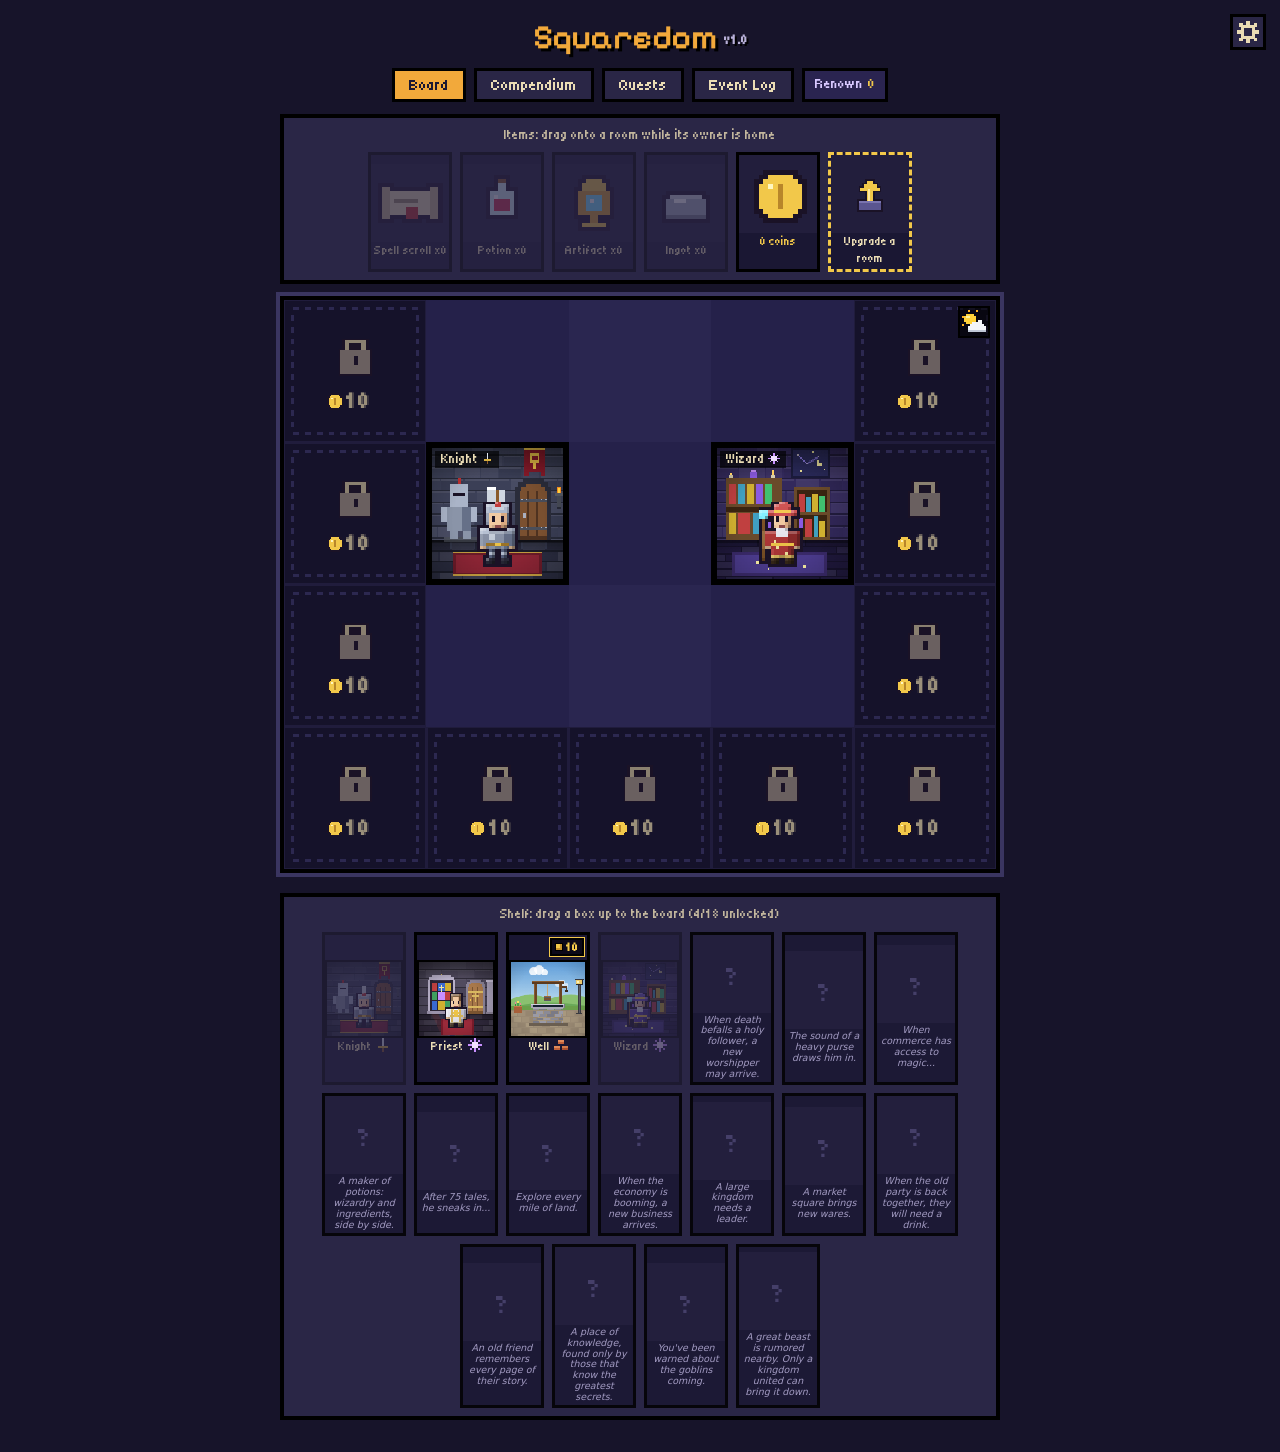
<file: index.html>
<!doctype html>
<html lang="en"><head><meta charset="utf-8">
<meta name="viewport" content="width=device-width, initial-scale=1, viewport-fit=cover">
<title>Squaredom</title>
<meta name="theme-color" content="#17142a">
<meta name="mobile-web-app-capable" content="yes">
<meta name="apple-mobile-web-app-capable" content="yes">
<meta name="apple-mobile-web-app-status-bar-style" content="black-translucent">
<meta name="apple-mobile-web-app-title" content="Squaredom">
<link rel="manifest" href="manifest.webmanifest">
<link rel="icon" href="icon.svg" type="image/svg+xml">
<link rel="apple-touch-icon" href="icon.svg">
<link href="https://fonts.googleapis.com/css2?family=Pixelify+Sans:wght@400;600&family=Tiny5&display=swap" rel="stylesheet">
<!-- ?v= is the release number: change it (all five together) with every update so browsers load the new files -->
<link rel="stylesheet" href="style.css?v=64">
</head><body>
<h1>Squaredom <small class="ver">v1.0</small></h1>
<div class="tabs"><button class="tab on" data-t="board">Board</button><button class="tab" data-t="ref">Compendium</button><button class="tab" data-t="quest">Quests</button><button class="tab" data-t="log">Event Log</button><span id="renown" title="Renown: your kingdom's score. +1 for each Compendium discovery, +10 for each new character, more from quests." tabindex="0">Renown <b>0</b></span></div>
<button class="tab gear" data-t="set" title="Settings" aria-label="Settings"><svg viewBox="0 0 12 12" width="22" height="22" shape-rendering="crispEdges" aria-hidden="true"><path fill="currentColor" fill-rule="evenodd" d="M3 2h6v1h1v6h-1v1h-6v-1h-1v-6h1zM4 4v4h4v-4zM5 0h2v2h-2zM5 10h2v2h-2zM0 5h2v2h-2zM10 5h2v2h-2zM1 1h2v2h-2zM9 1h2v2h-2zM1 9h2v2h-2zM9 9h2v2h-2z"/></svg></button>
<section id="tab-board">
<div id="items"><div class="lbl">Items: drag onto a room while its owner is home</div></div>
<div id="wrap"><canvas id="cv" aria-label="Squaredom board"></canvas><div id="labels"></div><div id="bub"></div><button id="disc" hidden></button></div>
<div id="tray"><div class="lbl">Shelf: drag a box up to the board</div></div>
</section>
<section id="tab-ref" hidden><div id="refs"></div></section>
<section id="tab-quest" hidden><h2 class="sec">Quests</h2><p class="cinfo">Story quests appear as your kingdom grows, and each one can be completed only once.</p><div id="quests"></div></section>
<section id="tab-log" hidden><div id="logs"></div></section>
<section id="tab-set" hidden>
<h2 class="sec">Settings</h2>
<div class="set"><button class="b" id="helpBtn">How to play</button></div>
<h2 class="sec">Game speed</h2>
<div class="set"><button class="b" id="speedBtn">Speed: 1x</button></div>
<p class="cinfo">2x makes everything on the board happen twice as fast. The music keeps its own pace.</p>
<h2 class="sec">Music</h2>
<div class="set"><button class="b" id="musicBtn">Music: Off</button><label class="vol" title="Music volume">Volume <input type="range" id="musicVol" min="0" max="100" value="60"></label></div>
<p class="cinfo">Every room on the board adds its own part to the tune. Group events play a theme of their own.</p>
<h2 class="sec">Testing</h2>
<div class="set"><button class="b" id="unlockAll">Unlock all</button></div>
<p class="cinfo">Unlocks every character, board space and Compendium entry, secrets too, and gives you 9999 coins. No discovery rewards are paid, and your Renown is set to 0 for good (until you reset the game).</p>
<h2 class="sec">Start over</h2>
<div class="set"><button class="b" id="reset">Reset game</button></div>
<p class="cinfo">Wipes your save: the board, coins, unlocks and the Compendium. Tap twice to confirm.</p>
</section>
<div id="help" hidden><div class="hbox" role="dialog" aria-modal="true" aria-labelledby="helpTitle">
<h2 class="sec" id="helpTitle">How to play</h2>
<h3>The board</h3>
<ul>
<li>Drag a box from the shelf (under the board) onto an empty space, or tap it to drop it on the first free space.</li>
<li>Drag a box on the board to move it, or onto another box to swap them.</li>
<li>Dragging a box back onto the shelf costs 10 coins.</li>
<li>Dark spaces with a padlock are locked. Tap one to buy it with coins.</li>
</ul>
<h3>Characters</h3>
<ul>
<li>Each character lives in their own room. They do things on their own, wander around and visit their neighbors.</li>
<li>Neighbors are the boxes touching a side: left, right, above and below. Corners don't count.</li>
<li>Where you put each box matters. Who is next to whom, and on which side, decides what happens when they meet. Some things only happen in a certain row or space.</li>
<li>Characters can get hurt or even die. A box whose character dies goes back to the shelf and needs 5 minutes of rest before it can go back on the board. Tap it to bring it back early for 15 coins.</li>
<li>New characters unlock when you do certain things. A locked box on the shelf shows a clue.</li>
</ul>
<h3>The Compendium</h3>
<ul>
<li>Everything you see happen is written down in the Compendium. Undiscovered entries show a "?"; hover over or tap one for a hint.</li>
<li>Hints speak in riddles. Characters go by nicknames (the sworn sword, the robed scholar...), and sides go by the sun and the stairs: the sunset side is the left, the sunrise side is the right, upstairs is above and downstairs is below.</li>
<li>Every 5 discoveries pays 5 coins. Finding everything in a character's page gives an artifact, and every 50 discoveries gives a random item.</li>
<li>While you drag a box, rooms with a faint blue glow still have entries left to find (secrets not counted).</li>
<li>Secrets are hidden until you stumble on them.</li>
</ul>
<h3>Quests and renown</h3>
<ul><li>Story quests appear in the Quests tab as your kingdom grows. Each one can be completed only once.</li><li>Three daily quests change every day, picked from what your kingdom can do.</li><li>Renown, next to the Event Log, is your kingdom's score: +1 for each Compendium discovery, +10 for each new character, and more from quests. Compare it with friends!</li><li>When you come back after a while, you get a report of what happened. Coins earned while away are halved, and only the last 8 hours count.</li></ul>
<h3>Weather</h3>
<ul>
<li>The icon in the top-right corner of the board shows the weather. Tap it to see what the weather does.</li>
<li>Every 10 minutes the weather may change. Partly Cloudy does nothing. When it's Sunny, characters visit more. When it's Rainy, they stay home more. A rare Fae Wind makes the rarest events much more likely.</li>
</ul>
<h3>Coins and items</h3>
<ul>
<li>Coins come from scenes, sales, customers and discoveries. Nothing earns coins just by waiting.</li>
<li>Shop rooms have a small gold coin in the bottom-right corner. Tap it to buy. The Monarch sells renown: 100 coins for +5.</li>
<li>Room upgrades: drag a box (from the board or the shelf) onto the upgrade slot next to your coins. Level 1 costs 250 coins and gives that room a new look and a bonus, listed at the top of its Compendium page. Upgrades last for the rest of the game, even if the character dies. Upgraded rooms show a star in the bottom-left corner.</li>
<li>Items (spell scroll, potion, artifact, ingot) go in the tray above the board. Drag one onto a room while its owner is home. Each character reacts in their own way. If nothing happens, you keep the item.</li>
</ul>
<h3>Events and buildings</h3>
<ul>
<li>Every few minutes a group event can happen when characters stand in the right shape, such as three in a row.</li>
<li>Buildings like the Well have nobody living in them, but they give their neighbors new things to do. Setting one down costs coins: the Well 10, the others 50. A coin badge on a shelf box shows its price.</li>
</ul>
<h3>Saving</h3>
<ul><li>The game saves by itself in this browser.</li></ul>
<div class="mrow"><button class="b" id="helpClose">Close</button></div>
</div></div>
<div id="away" hidden><div class="hbox" role="dialog" aria-modal="true"><h2 class="sec"></h2><ul></ul><p class="tot"></p><div class="mrow"><button class="b" id="awayOk">Back to the kingdom</button></div></div></div>
<canvas id="ghost" width="96" height="96"></canvas>
<div id="toast" role="status"></div>
<div id="modal" hidden><div class="mbox" role="dialog" aria-modal="true"><p></p><div class="mrow"><button class="b" id="mYes">Buy</button><button class="b" id="mNo">Cancel</button></div></div></div>
<script src="data.js?v=64"></script>
<script src="art.js?v=64"></script>
<script src="game.js?v=64"></script>
<script src="audio.js?v=64"></script>
</body></html>
</file>
<file: style.css>
:root{--ink:#17142a;--stone:#2a2646;--stone2:#3a3560;--parch:#eadcb4;--amber:#f2a93b;color-scheme:dark;box-sizing:border-box;padding-top:env(safe-area-inset-top,0px);padding-bottom:env(safe-area-inset-bottom,0px)}
html{scroll-padding-top:env(safe-area-inset-top,0px)}*{box-sizing:border-box}[hidden]{display:none!important}
body{margin:0;background:var(--ink);color:var(--parch);font:400 16px/1.4 "Tiny5","Pixelify Sans",ui-monospace,monospace;min-height:100vh;display:flex;flex-direction:column;align-items:center;padding:14px 8px 32px}
section{display:flex;flex-direction:column;align-items:center;width:100%}
h1{font-family:"Pixelify Sans",ui-monospace,monospace;font-size:34px;margin:0;font-weight:600;color:var(--amber);text-shadow:3px 3px 0 #000}
.tabs{display:flex;gap:8px;margin:6px 0 12px}
.tab,button.b{font:inherit;background:var(--stone);color:var(--parch);border:3px solid #000;padding:3px 14px;cursor:pointer}
.tab.on{background:var(--amber);color:#1a1733}
.tab:focus-visible,button:focus-visible,.it:focus-visible{outline:3px solid var(--amber)}
#wrap{position:relative;width:min(100%,720px);border:4px solid #000;outline:4px solid var(--stone2)}
#cv{width:100%;aspect-ratio:5/4;image-rendering:pixelated;background:#201c3c;touch-action:none;display:block}
#labels{position:absolute;inset:0;pointer-events:none;overflow:hidden}
.lb{position:absolute;font-size:12px;line-height:16px;padding:0 6px;background:rgba(0,0,0,.65);white-space:nowrap}
#bub,.bub{position:absolute;display:none;transform:translate(-50%,-100%);background:var(--parch);color:#1a1733;border:3px solid #000;padding:3px 8px;font-size:13px;line-height:1.25;max-width:170px;text-align:center;pointer-events:none}
#tray{width:min(100%,720px);margin-top:20px;padding:8px;background:var(--stone);border:4px solid #000;display:flex;flex-wrap:wrap;gap:8px;justify-content:center}
#tray.over{outline:4px solid #b04040;background:#4a2630}
.lbl{width:100%;text-align:center;font-size:13px;opacity:.8}
.it{width:84px;background:#1a1733;border:3px solid #000;padding:0 0 2px;color:inherit;font:inherit;font-size:12px;text-align:center;cursor:grab;touch-action:none}
.it canvas{width:100%;display:block;image-rendering:pixelated}
.it.used{opacity:.3;cursor:default}
#ghost{position:fixed;width:84px;pointer-events:none;z-index:99;opacity:.9;display:none;image-rendering:pixelated}
#toast{position:fixed;left:50%;top:calc(12px + env(safe-area-inset-top,0px));transform:translateX(-50%);background:var(--amber);color:#1a1733;border:3px solid #000;padding:6px 14px;z-index:60;display:none}
#refs{width:min(100%,720px);display:grid;gap:14px}
.card{background:var(--stone);border:4px solid #000;padding:12px 14px}
.card h3{margin:0 0 8px;font-size:20px;color:var(--amber)}
.card canvas{image-rendering:pixelated;border:3px solid #000;max-width:100%;display:block;margin-bottom:8px}
.card p{margin:4px 0}.card ol{margin:6px 0 0;padding-left:22px}
.cg{display:flex;flex-wrap:wrap;gap:12px;justify-content:center;width:100%}
.cg canvas{image-rendering:pixelated;border:3px solid #000;max-width:100%;background:#201c3c}
h2.sec{font-size:18px;color:var(--amber);margin:16px 0 8px;text-align:center;font-weight:600}

/* ---------- mobile / touch ---------- */
/* No text selection, long-press menus or tap flashes while dragging boxes */
#wrap,#tray,.it,#ghost,.tabs,button{-webkit-user-select:none;user-select:none;-webkit-touch-callout:none;-webkit-tap-highlight-color:transparent}
/* Buttons respond right away instead of waiting to see if it's a double-tap zoom */
button{touch-action:manipulation}
/* Keep the whole board on screen when a phone is held sideways */
#wrap{width:min(100%,720px,calc((100vh - 24px)*1.25))}
@supports (height:100dvh){#wrap{width:min(100%,720px,calc((100dvh - 24px)*1.25))}}
/* Compendium tiles keep their shape instead of stretching to the tallest tile in the row */
.cg{align-items:flex-start}
@media (max-width:480px){
 body{padding:10px 6px 24px}
 h1{font-size:28px}
 .lb{padding:0 3px}
 #bub,.bub{font-size:11px;max-width:120px;padding:2px 5px}
 #tray{margin-top:14px}
 .it{width:72px}
}

/* Compendium: % chance in the top right corner of each tile */
.tile{position:relative;max-width:100%}
.pct{position:absolute;top:6px;right:6px;font-size:11px;line-height:13px;padding:0 3px;background:rgba(0,0,0,.65);color:var(--parch);pointer-events:none}

/* Items tray (consumables) */
#items{width:min(100%,720px);margin:0 0 12px;padding:8px;background:var(--stone);border:4px solid #000;display:flex;flex-wrap:wrap;gap:8px;justify-content:center}
.it.item{cursor:grab}

/* Class tag symbol next to names (sword = Fighter, star = Mage, coin = Merchant) */
.tag{width:14px;height:14px;image-rendering:pixelated;vertical-align:-2px;margin-left:4px}
/* Name labels: game.js (fitLabel) shrinks the font so each label fits inside its square; the tag scales with it */
.lb{line-height:1.3;overflow:hidden}
.lb .tag{width:.9em;height:.9em;vertical-align:-.1em;margin-left:.25em}
/* Compendium description bubble (hover or tap a tile) */
/* Compendium page: a plain, smooth font (easier to read than the pixel font) */
#tab-ref,#tab-log,#tab-set,#tip{font-family:system-ui,-apple-system,"Segoe UI",Roboto,Arial,sans-serif}
#tab-ref h2.sec,#tab-ref h3.sub,#tab-log h2.sec,#tab-set h2.sec{font-weight:700}
#tip{position:absolute;z-index:70;background:var(--parch);color:#1a1733;border:3px solid #000;padding:6px 9px;font-size:14px;line-height:1.3;pointer-events:none;box-shadow:3px 3px 0 #000}
.tile{cursor:pointer}
/* Coin counter in the item tray (not draggable) */
.it.coins{cursor:default;color:#f2c84a}

/* Compendium: a thin gold border on everything that has happened at least once */
.tile.seen>canvas{border-color:#f2c84a}
#reset{background:#4a2630}
#reset.arm{background:#b03030;color:#fff}
/* Compendium: icons for what a scene gives you; finished sections */
.gain{position:absolute;left:6px;bottom:6px;display:flex;gap:2px;background:rgba(0,0,0,.65);padding:1px 2px;pointer-events:none}
.gain img{width:16px;height:16px;image-rendering:pixelated}
h2.sec.done::after{content:' \2605 complete';color:#f2c84a;font-size:13px}
/* Purchase popup */
#modal{position:fixed;inset:0;background:rgba(10,8,20,.6);display:flex;align-items:center;justify-content:center;z-index:80}
#modal .mbox{background:var(--stone);border:4px solid #000;outline:3px solid #d8dee8;padding:14px 16px;max-width:300px;text-align:center}
#modal p{margin:0 0 12px}
#modal .mrow{display:flex;gap:12px;justify-content:center}
#mYes{background:#c8a030;color:#1a1733}
/* Compendium character tabs */
.ctabs{display:flex;flex-wrap:wrap;gap:6px;justify-content:center;margin:4px 0 6px}
.ctab{font:inherit;font-size:13px;background:var(--stone);color:var(--parch);border:3px solid #000;padding:2px 8px;cursor:pointer}
.ctab.on{background:var(--amber);color:#1a1733}
.ctab small{opacity:.8}
.cinfo{text-align:center;font-size:13px;margin:2px 0 4px;opacity:.9}
.tile.egg>canvas{border-color:#c890ff}
.tile.egg.seen>canvas{border-color:#f2c84a;outline:2px dashed #c890ff;outline-offset:2px}
h3.sub{font-size:15px;color:#d8c8a0;margin:10px 0 6px;text-align:center;font-weight:600}
h3.sub img{vertical-align:middle;margin-left:4px}
h3.sub small{color:#9a8f7a;font-size:12px;margin-left:4px}
#tip{white-space:pre-line}
h1 .ver{font-size:13px;color:#b8b0d8;text-shadow:2px 2px 0 #000;vertical-align:middle;font-family:"Tiny5",monospace}
.it.locked{cursor:default;opacity:.85}.it.locked .clue{display:block;font-family:system-ui,-apple-system,'Segoe UI',Roboto,Arial,sans-serif;font-size:9.5px;line-height:1.15;padding:2px 3px 0;color:#b8b0d8;font-style:italic}
.vol{display:flex;align-items:center;gap:6px;font-size:13px}.vol input{width:110px;accent-color:#f2a93b}
/* Settings tab: one row of controls per section */
.set{display:flex;gap:14px;align-items:center;justify-content:center;flex-wrap:wrap;margin:4px 0 6px;font-size:15px}
#tab-set{max-width:520px;margin:0 auto}
/* Event Log tab: newest first; deaths in red */
.log{list-style:none;max-width:560px;margin:8px auto;padding:0;font-size:14px}
.log li{background:rgba(0,0,0,.25);border:2px solid #000;margin:4px 0;padding:5px 9px;line-height:1.35}
.log .tm{display:inline-block;min-width:4.5em;opacity:.6;font-size:12px}
.log li.death{color:#ff9a8a}
.log li.toast{color:#f2d88a}
/* Settings: a small gear button in the top-right corner instead of a tab */
.tab.gear{position:absolute;top:calc(14px + env(safe-area-inset-top,0px));right:14px;padding:4px;line-height:0;z-index:5}
.tab.gear svg{display:block}
/* How to play popup (Settings) */
#help{position:fixed;inset:0;background:rgba(10,8,20,.7);display:flex;align-items:center;justify-content:center;z-index:85;padding:12px}
#help .hbox{background:var(--stone);border:4px solid #000;outline:3px solid #d8dee8;padding:12px 18px 16px;max-width:520px;width:100%;max-height:85vh;overflow-y:auto;font-family:system-ui,-apple-system,"Segoe UI",Roboto,Arial,sans-serif;font-size:14px;line-height:1.4}
#help h2.sec{margin:4px 0 6px;font-weight:700}
#help h3{font-size:15px;color:#d8c8a0;margin:12px 0 4px}
#help ul{margin:0;padding-left:20px}#help li{margin:3px 0}
#help .mrow{display:flex;justify-content:center;margin-top:14px}
@media (max-width:480px){.tab.gear{top:calc(10px + env(safe-area-inset-top,0px));right:8px}}
#speedBtn.arm{background:var(--amber);color:#1a1733}
/* Weather icon in the top-right corner of the board (tap it for what it does) */
#wxIcon{position:absolute;top:6px;right:6px;width:32px;height:32px;padding:2px;background:rgba(0,0,0,.6);border:2px solid #000;image-rendering:pixelated;cursor:pointer;z-index:3}
/* Quests tab */
#tab-quest{font-family:system-ui,-apple-system,"Segoe UI",Roboto,Arial,sans-serif}
#tab-quest h2.sec{font-weight:700}
#quests{width:min(100%,560px);display:grid;gap:10px;margin-top:6px}
.quest{background:var(--stone);border:4px solid #000;padding:10px 14px}
.quest h3{margin:0 0 4px;font-size:17px;color:var(--amber)}
.quest p{margin:2px 0;font-size:14px}.quest .qr{font-size:13px;opacity:.85}
.qbar{height:10px;background:#1a1733;border:2px solid #000;margin:6px 0 4px}.qbar i{display:block;height:100%;background:#6ab0ff}
.quest.done{outline:3px solid #f2c84a;outline-offset:-1px}.quest.done h3{color:#f2c84a}.quest.done .qbar i{background:#f2c84a}
/* four tabs fit on a phone */
.tabs{flex-wrap:wrap;justify-content:center}
@media (max-width:480px){.tab{padding:3px 8px;font-size:14px}.tab.gear{padding:4px}}
/* The elven scroll's super secret: a golden border around the whole board, for good */
#wrap.golden{border-color:#f2c84a;outline-color:#c8a030;box-shadow:0 0 16px rgba(242,200,74,.55)}
/* The Goblin's stash count, bottom-right of his room */
.lb.hoardlb{transform:translate(-100%,-100%);color:#f2c84a}.lb.hoardlb .tag{margin:0 2px 0 0}
/* The dragon's health bar at the top of the board (only during a dragon battle) */
#dragonbar{position:absolute;top:6px;left:50%;transform:translateX(-50%);width:min(60%,360px);display:flex;align-items:center;gap:6px;background:rgba(0,0,0,.7);border:2px solid #000;padding:3px 8px;z-index:4;font-size:12px;color:#ffd0c8}
#dragonbar .hp{flex:1;height:10px;background:#3a1a1a;border:2px solid #000}#dragonbar .hp i{display:block;height:100%;background:linear-gradient(#ff6a4a,#c02a1a);transition:width .3s}
/* Renown: the kingdom's score, next to the Event Log tab (it pops when it goes up) */
#renown{display:inline-flex;align-items:center;gap:5px;padding:3px 10px;border:3px solid #000;background:#2a2450;color:#d8c8ff;font-size:14px;cursor:help;white-space:nowrap}
#renown b{color:#f2c84a;font-weight:400}
#renown.up{animation:renownUp .7s ease-out}
@keyframes renownUp{0%{transform:scale(1)}30%{transform:scale(1.25);background:#5a4aa0}100%{transform:scale(1)}}
/* While you were away: same look as How to play */
#away{position:fixed;inset:0;background:rgba(10,8,20,.7);display:flex;align-items:center;justify-content:center;z-index:86;padding:12px}
#away .hbox{background:var(--stone);border:4px solid #000;outline:3px solid #d8dee8;padding:12px 18px 16px;max-width:480px;width:100%;max-height:85vh;overflow-y:auto;font-family:system-ui,-apple-system,"Segoe UI",Roboto,Arial,sans-serif;font-size:14px;line-height:1.45}
#away ul{margin:6px 0;padding-left:20px}#away li{margin:4px 0}#away .tot{color:#f2c84a;margin:8px 0 0}
#away .mrow{display:flex;justify-content:center;margin-top:14px}
#tab-quest h2.sec{margin-top:18px}
/* the "New Discovery!" banner: slides down over the top of the board (discBanner in game.js); purple for secrets */
#disc{position:absolute;left:50%;top:10px;z-index:6;transform:translate(-50%,-24px);opacity:0;transition:transform .3s steps(5),opacity .3s steps(5);background:#1a1733;border:3px solid #000;outline:3px solid var(--amber);padding:6px 18px 7px;text-align:center;font:inherit;font-family:"Tiny5",ui-monospace,monospace;color:var(--parch);cursor:pointer;min-width:190px;max-width:80%;box-shadow:4px 4px 0 #000}
#disc.show{transform:translate(-50%,0);opacity:1}
#disc b{display:block;color:var(--amber);font-size:18px;letter-spacing:1px;text-shadow:2px 2px 0 #000;font-weight:normal}
#disc span{display:block;font-size:14px;margin-top:2px}
#disc.secret{outline-color:#c890ff}#disc.secret b{color:#c890ff}
/* shelf: a coin price over the box (setting it down costs coins, or bringing a fallen character back early) and a fallen character's countdown */
.it[data-id]{position:relative}
.it .cost{position:absolute;top:3px;right:3px;display:flex;align-items:center;gap:3px;background:rgba(10,8,20,.85);border:2px solid #000;outline:1px solid #f2c84a;padding:1px 4px 1px 3px;font-family:"Tiny5",ui-monospace,monospace;font-size:12px;color:#f2c84a;line-height:1}
.it .cost[hidden]{display:none}
.it .cost i{width:8px;height:8px;background:#f2c84a;box-shadow:inset -2px -2px 0 #c8922a;border:1px solid #000}
.it .cd{display:block;font-size:10px;color:#f2a0a0;min-height:0}
.it .cd:empty{display:none}
.it.cool canvas{opacity:.3}
.it.cool{cursor:pointer}
/* the upgrade slot (right of the coins): drop a box on it to upgrade that room */
.it.upslot{cursor:default;border-style:dashed;border-color:#f2c84a}
.it.upslot.over{background:#3a3560;outline:3px solid #f2c84a}
</file>
